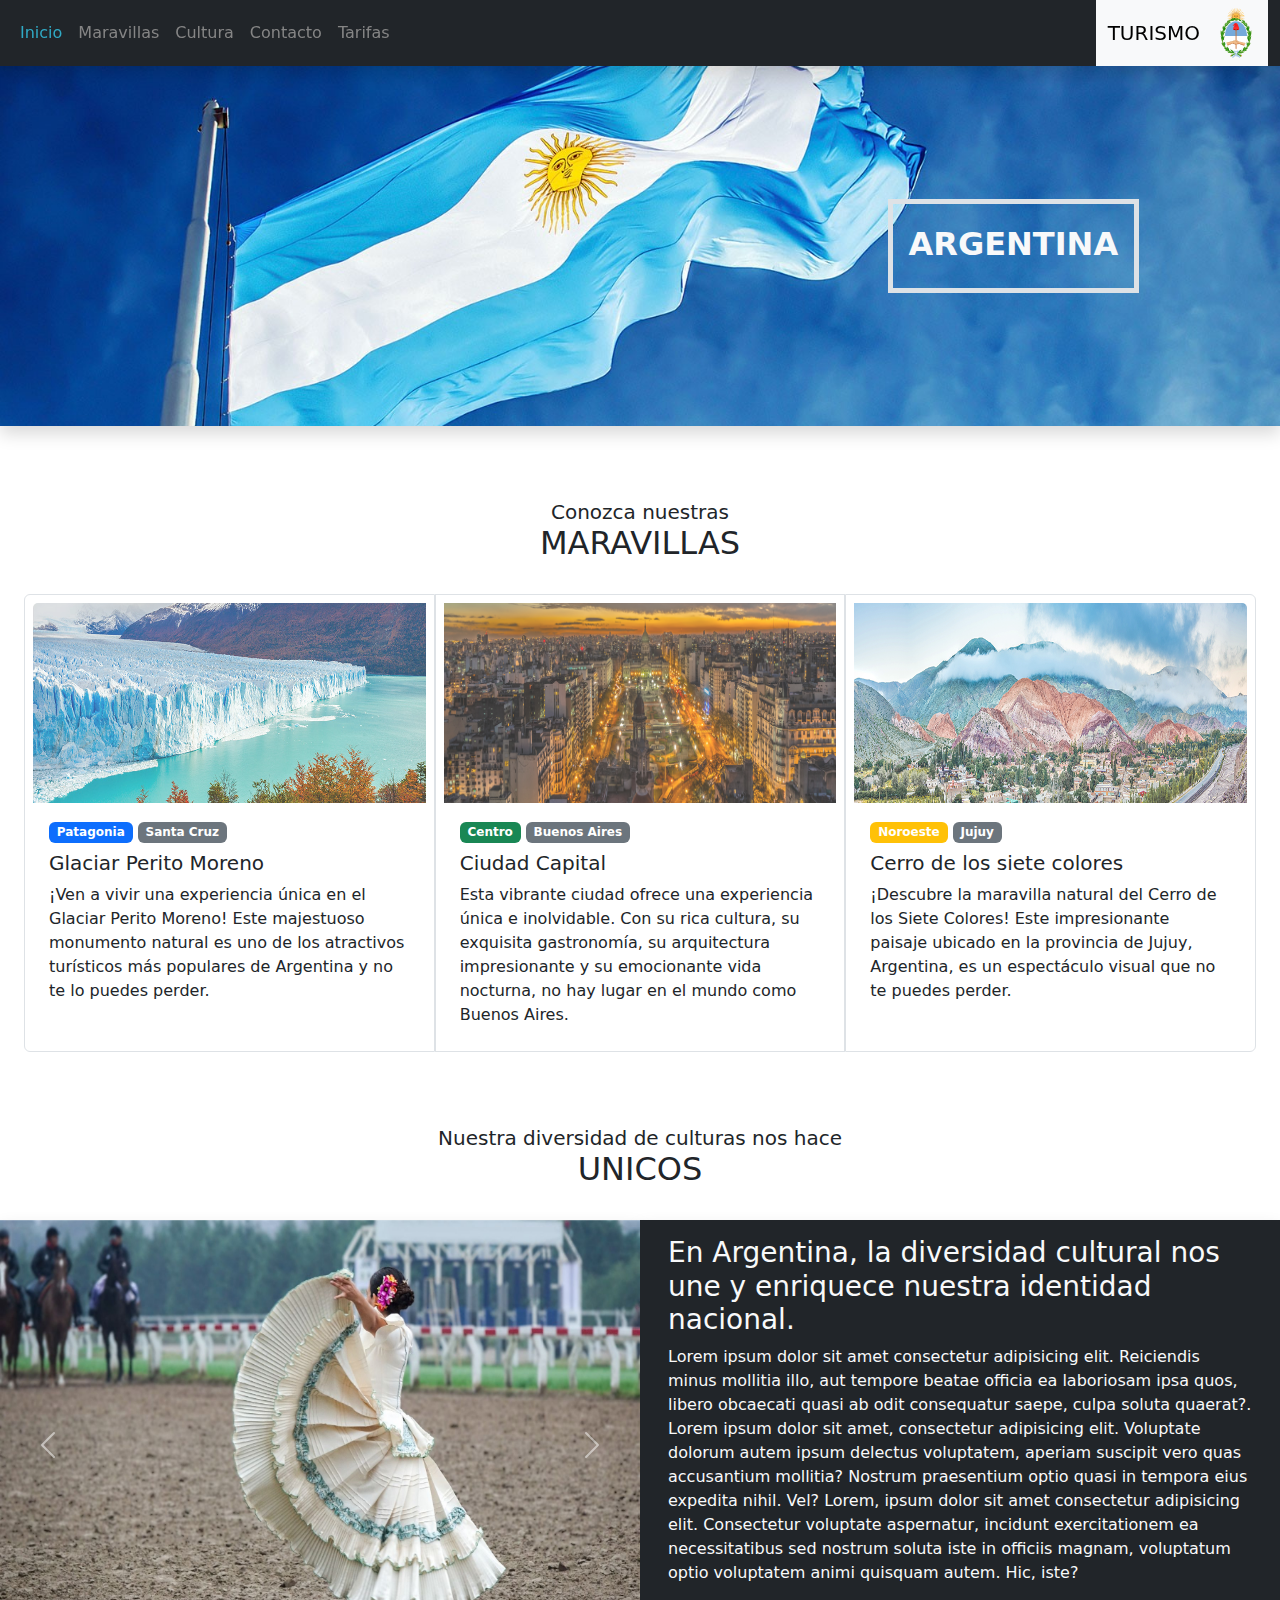
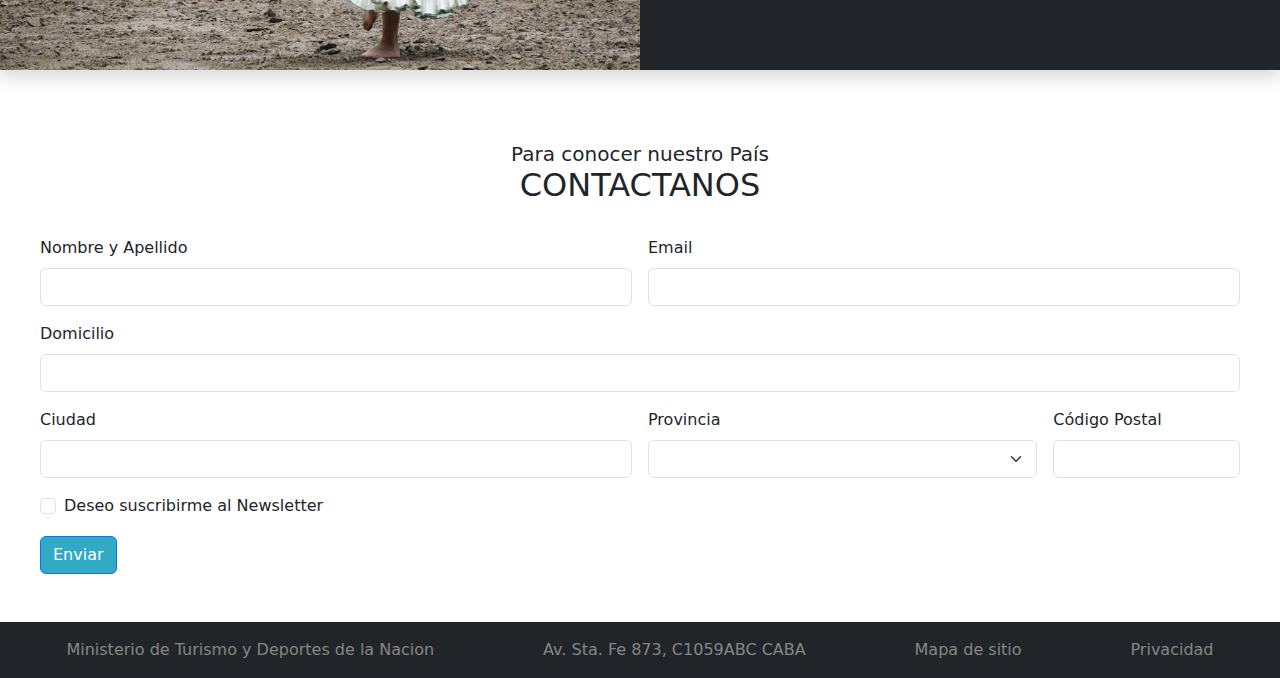
<file: index.html>
<!DOCTYPE html>
<html lang="en">

<head>
    <meta charset="UTF-8">
    <meta http-equiv="X-UA-Compatible" content="IE=edge">
    <meta name="viewport" content="width=device-width, initial-scale=1.0">
    <link rel="stylesheet" href="https://cdnjs.cloudflare.com/ajax/libs/twitter-bootstrap/5.1.3/css/bootstrap.min.css">
    <link rel="stylesheet" href="style.css">
    <title>Argentina</title>
</head>

<body>

    <!-- MENU SUPERIOR -->

    <header>
        <nav class="navbar navbar-expand-lg navbar-dark bg-dark shadow p-0 fixed-top">
            <div class="container-fluid">
                <div class="collapse navbar-collapse text-center justify-content-start" id="navbarSupportedContent">
                    <ul class="navbar-nav mb-2 mb-lg-0">
                        <li class="nav-item">
                            <a class="nav-link active" aria-current="page" href="#">Inicio</a>
                        </li>
                        <li class="nav-item">
                            <a class="nav-link" href="#zonas">Maravillas</a>
                        </li>
                        <li class="nav-item">
                            <a class="nav-link" href="#cultura">Cultura</a>
                        </li>
                        <li class="nav-item">
                            <a class="nav-link" href="#formulario">Contacto</a>
                        </li>
                        <li class="nav-item">
                            <a class="nav-link" href="./tarifas.html">Tarifas</a>
                        </li>
                    </ul>
                </div>
                <!-- LOGO MENU SUPERIOR -->
                <nav class="navbar bg-body-tertiary">
                    <div class="container-fluid">
                        <a class="navbar-brand  " href="#">
                            TURISMO
                        </a>
                        <img src="./assets/images/argentina.svg" alt="Logo" width="40" height="50"
                            class="d-inline-block align-items-center">
                    </div>
                </nav>
                <button class="navbar-toggler" type="button" data-bs-toggle="collapse"
                    data-bs-target="#navbarSupportedContent" aria-controls="navbarSupportedContent"
                    aria-expanded="false" aria-label="Toggle navigation">
                    <span class="navbar-toggler-icon"></span>
                </button>
            </div>
        </nav>
    </header>

    <main>
        <!-- BANNER ARGENTINA -->
        <section id="banner">
            <div class="position-relative banner__container--size shadow ">
                <img src="./assets/images/bandera.jpg" class="card-img-top w-100"/>
                <div class="position-absolute top-0 w-100 h-100">
                    <div class="container-fluid h-100">
                        <div class="row h-100">
                            <div
                                class="col d-flex justify-content-center align-items-center justify-content-md-start banner__img--shadow">
                            </div>
                            <div
                                class="d-flex col-md-3 .offset-md-3 justify-content-center align-items-center align-items-md-center p-0 ">
                                <div class="border border-5 p-3 pb-1">
                                    <p class="text-light text-center fs-2 fw-bold">ARGENTINA</p>
                                </div>
                            </div>
                            <div class="d-none d-md-flex col-1"></div>
                        </div>
                    </div>
                </div>
            </div>
        </section>

        <!-- SECCION DE ZONAS -->
        <section id="zonas">
            <div class="d-flex flex-column align-items-center my-4" id="cards">
                <h5 class="mb-0">Conozca nuestras</h5>
                <h2 class="text-uppercase">maravillas</h2>
            </div>
            <!-- IMAGENES -->
            <div class="card-group mx-4">
                <div class="card p-2 border ">
                    <img src="./assets/images/argentina_landing.jpg" class=" hover-zoom card-img-top object-cover img"
                        height="200" alt="card-group-image">
                    <div class="card-body">
                        <span class="badge bg-primary  mb-2">Patagonia</span>
                        <span class="badge bg-secondary">Santa Cruz</span>
                        <h5 class="card-title">Glaciar Perito Moreno</h5>
                        <p class="card-text">¡Ven a vivir una experiencia única en el Glaciar Perito Moreno! Este
                            majestuoso monumento
                            natural es uno de los atractivos turísticos más populares de Argentina y no te lo puedes
                            perder.
                        </p>
                    </div>

                </div>
                <div class="card  p-2 border">
                    <img src="./assets/images/Congreso_de_la_Nación_Argentina_05_(banner_esVoy).jpg"
                        class="card-img-top object-cover img" height="200" alt="card-group-image">
                    <div class="card-body">
                        <span class="badge bg-success mb-2">Centro</span>
                        <span class="badge bg-secondary">Buenos Aires</span>
                        <h5 class="card-title">Ciudad Capital</h5>
                        <p class="card-text">Esta vibrante ciudad ofrece una experiencia
                            única e inolvidable. Con su rica cultura, su exquisita gastronomía, su arquitectura
                            impresionante y
                            su emocionante vida nocturna, no hay lugar en el mundo como Buenos Aires.</p>
                    </div>

                </div>
                <div class="card p-2 border">
                    <img src="./assets/images/banner_argentina.jpg" class="card-img-top object-cover img" height="200"
                        alt="card-group-image">
                    <div class="card-body">
                        <span class="badge bg-warning mb-2">Noroeste</span>
                        <span class="badge bg-secondary">Jujuy</span>
                        <h5 class="card-title">Cerro de los siete colores</h5>
                        <p class="card-text">¡Descubre la maravilla natural del Cerro de los Siete Colores! Este
                            impresionante
                            paisaje ubicado en la provincia de Jujuy, Argentina, es un espectáculo visual que no te
                            puedes perder.</p>
                    </div>

                </div>
            </div>
        </section>

        <!-- CAROUSEL DE EVENTOS -->
        <!--<section id="eventos">
                            <div class="d-flex flex-column align-items-center my-4" id="cards">
                                <h5 class="mb-0">Nuestra diversidad de culturas nos hace</h5>
                                <h2 class="text-uppercase">unicos</h2>
                            </div>
                            <div id="carouselExampleCaptions" class="carousel slide">
                                <div class="carousel-indicators">
                                    <button type="button" data-bs-target="#carouselExampleCaptions" data-bs-slide-to="0" class="active" aria-current="true" aria-label="Slide 1"></button>
                                    <button type="button" data-bs-target="#carouselExampleCaptions" data-bs-slide-to="1" aria-label="Slide 2"></button>
                                    <button type="button" data-bs-target="#carouselExampleCaptions" data-bs-slide-to="2" aria-label="Slide 3"></button>
                                    <button type="button" data-bs-target="#carouselExampleCaptions" data-bs-slide-to="3" aria-label="Slide 4"></button>
                                    <button type="button" data-bs-target="#carouselExampleCaptions" data-bs-slide-to="4" aria-label="Slide 5"></button>
                                    <button type="button" data-bs-target="#carouselExampleCaptions" data-bs-slide-to="5" aria-label="Slide 6"></button>
            
            
                                </div>
                                <div class="carousel-inner">
                                    <div class="carousel-item active p-2">
                                        <img src="/assets/images/cultura-de-Argentina.jpg" height="500" class=" d-block w-100" alt="0">
                                        <div class="carousel-caption d-none d-md-block">
                                            <h5>Glaciar Perito Moreno</h5>
                                            <p>Explorá El Calafate y conocé sus curiosidades y características más típicas</p>
                                        </div>
                                    </div>
                                    <div class="carousel-item">
                                        <img src="/assets/images/cultura.jpg" height="500" class="d-block w-100 object-cover cover" alt="1">
                                        <div class="carousel-caption d-none d-md-block">
                                            <h5>Cerro de los Siete Colores</h5>
                                            <p>Colores pardos, marrones y morados: Compuesto por plomo y margos arnidosos, ricos en carbonato de calcio.</p>
                                        </div>
                                    </div>
                                    <div class="carousel-item">
                                        <img src="/assets/images/cultura_baires.jpg" height="500" class="d-block w-100 object-cover cover" alt="2">
                                        <div class="carousel-caption d-none d-md-block">
                                            <h5>Ciudad de Buenos Aires</h5>
                                            <p>Buenos Aires es la gran capital cosmopolita de Argentina.</p>
                                        </div>
                                    </div>
                                    <div class="carousel-item">
                                        <img src="/assets/images/mes_pachamama.jpg" height="500" class="d-block w-100 object-cover cover" alt="4">
                                        <div class="carousel-caption d-none d-md-block">
                                            <h5>Ciudad de Buenos Aires</h5>
                                            <p>Buenos Aires es la gran capital cosmopolita de Argentina.</p>
                                        </div>
                                    </div>
                                </div>
                                <button class="carousel-control-prev" type="button" data-bs-target="#carouselExampleCaptions" data-bs-slide="prev">
                                    <span class="carousel-control-prev-icon" aria-hidden="true"></span>
                                    <span class="visually-hidden">Previous</span>
                                </button>
                                <button class="carousel-control-next" type="button" data-bs-target="#carouselExampleCaptions" data-bs-slide="next">
                                    <span class="carousel-control-next-icon" aria-hidden="true"></span>
                                    <span class="visually-hidden">Next</span>
                                </button>
                            </div>
                        </section>-->   
        <section id="cultura">
            <div class="d-flex flex-column align-items-center my-4" id="cards">
                <h5 class="mb-0">Nuestra diversidad de culturas nos hace</h5>
                <h2 class="text-uppercase">unicos</h2>
            </div>
            <div class="container-fluid pr-0 mt-4">
                <div class="row">
                    <div class="col-md-6 p-0 shadow">
                        <div id="carouselExampleSlidesOnly" class="carousel slide" data-bs-ride="carousel">
                            <div class="carousel-inner">
                                <div class="carousel-item active">
                                    <img src="./assets/images/cultura-de-Argentina.jpg" class="d-block w-100" height="450px"
                                        alt="Fiestas populares">
                                </div>
                                <div class="carousel-item">
                                    <img src="./assets/images/cultura_baires.jpg" class="d-block w-100" height="450px"
                                        alt="Caminito">
                                </div>
                                <div class="carousel-item">
                                    <img src="./assets/images/mes_pachamama.jpg" class="d-block w-100" height="450px"
                                        alt="Fiesta de la pachamama">
                                </div>
                                <div class="carousel-item">
                                    <img src="./assets/images/cultura.jpg" class="d-block w-100" height="450px"
                                        alt="Fiestas populares">
                                </div>
                                <div class="carousel-item">
                                    <img src="./assets/images/cultura_patag.jpg" class="d-block w-100" height="450px"
                                        alt="Patagonia">
                                </div>
                            </div>
                            <button class="carousel-control-prev" type="button"
                                data-bs-target="#carouselExampleSlidesOnly" data-bs-slide="prev">
                                <span class="carousel-control-prev-icon" aria-hidden="true"></span>
                                <span class="visually-hidden">Previous</span>
                            </button>
                            <button class="carousel-control-next" type="button"
                                data-bs-target="#carouselExampleSlidesOnly" data-bs-slide="next">
                                <span class="carousel-control-next-icon" aria-hidden="true"></span>
                                <span class="visually-hidden">Next</span>
                            </button>
                        </div>
                    </div>
                    <div class="col-md-6 bg-dark shadow text-light">
                        <div class="p-3">
                            <h3>En Argentina, la diversidad cultural nos une y enriquece nuestra identidad nacional.
                            </h3>
                            <p>Lorem ipsum dolor sit amet consectetur adipisicing elit. Reiciendis minus mollitia illo,
                                aut tempore beatae officia ea
                                laboriosam ipsa quos, libero obcaecati quasi ab odit
                                consequatur saepe, culpa soluta quaerat?. Lorem ipsum dolor sit amet, consectetur
                                adipisicing elit. Voluptate dolorum
                                autem ipsum delectus voluptatem, aperiam suscipit vero quas accusantium mollitia?
                                Nostrum praesentium optio quasi in
                                tempora eius expedita nihil. Vel? Lorem, ipsum dolor sit amet consectetur adipisicing
                                elit. Consectetur voluptate aspernatur,
                                incidunt exercitationem ea necessitatibus sed nostrum soluta iste in officiis magnam,
                                voluptatum optio voluptatem animi quisquam autem. Hic, iste?</p>
        </section>

        <!-- FORMULARIO -->
        <section id="formulario">
            <div class="row text-dark mx-4 my-4 py-4 rounded">

                <div class="d-flex flex-column align-items-center my-4 mb-2">
                    <h5 class="mb-0">Para conocer nuestro País</h5>
                    <h2 class="text-uppercase">contactanos</h2>
                </div>

                <form class="row g-3 m-0">
                    <div class="col-md-6">
                        <label class="form-label">Nombre y Apellido</label>
                        <input type="text" class="form-control" id="inputName">
                    </div>
                    <div class="col-md-6">
                        <label for="inputEmail4" class="form-label">Email</label>
                        <input type="email" class="form-control" id="inputEmail4">
                    </div>

                    <div class="col-12">
                        <label for="inputAddress" class="form-label">Domicilio</label>
                        <input type="text" class="form-control" id="inputAddress">
                    </div>
                    <div class="col-md-6">
                        <label for="inputCity" class="form-label">Ciudad</label>
                        <input type="text" class="form-control" id="inputCity">
                    </div>
                    <div class="col-md-4">
                        <label for="inputState" class="form-label">Provincia</label>
                        <select id="inputState" class="form-select">
                            <option selected></option>
                            <option value="0">Buenos Aires</option>
                            <option value="1">Santa Fe</option>
                            <option value="2">Córdoba</option>
                            <option value="3">Entre Rios</option>
                            <option value="4">Mendoza</option>
                        </select>
                    </div>
                    <div class="col-md-2">
                        <label for="inputZip" class="form-label">Código Postal</label>
                        <input type="text" class="form-control" id="inputZip">
                    </div>
                    <div class="col-12">
                        <div class="form-check">
                            <input class="form-check-input" type="checkbox" id="gridCheck">
                            <label class="form-check-label" for="gridCheck">
                                Deseo suscribirme al Newsletter
                            </label>
                        </div>
                    </div>
                    <div class="col-12">
                        <button type="submit" class="btn btn-primary">Enviar</button>
                    </div>
                </form>
            </div>
        </section>
    </main>

    <!-- FOOTER -->
    <footer id="footer">
        <div class="container-fluid bg-dark py-3">
            <nav class="d-flex flex-column flex-md-row text-center justify-content-around">
                <div>Ministerio de Turismo y Deportes de la Nacion</div>
                <div>Av. Sta. Fe 873, C1059ABC CABA</div>
                <a href="#">Mapa de sitio</a>
                <a href="#">Privacidad</a>
            </nav>
        </div>

    </footer>
</body>


<!-- JavaScript de Bootstrap (requiere jQuery) -->
<script src="https://cdnjs.cloudflare.com/ajax/libs/jquery/3.6.0/jquery.min.js"></script>
<script src="https://cdnjs.cloudflare.com/ajax/libs/twitter-bootstrap/5.1.3/js/bootstrap.min.js"></script>

</html>
</file>
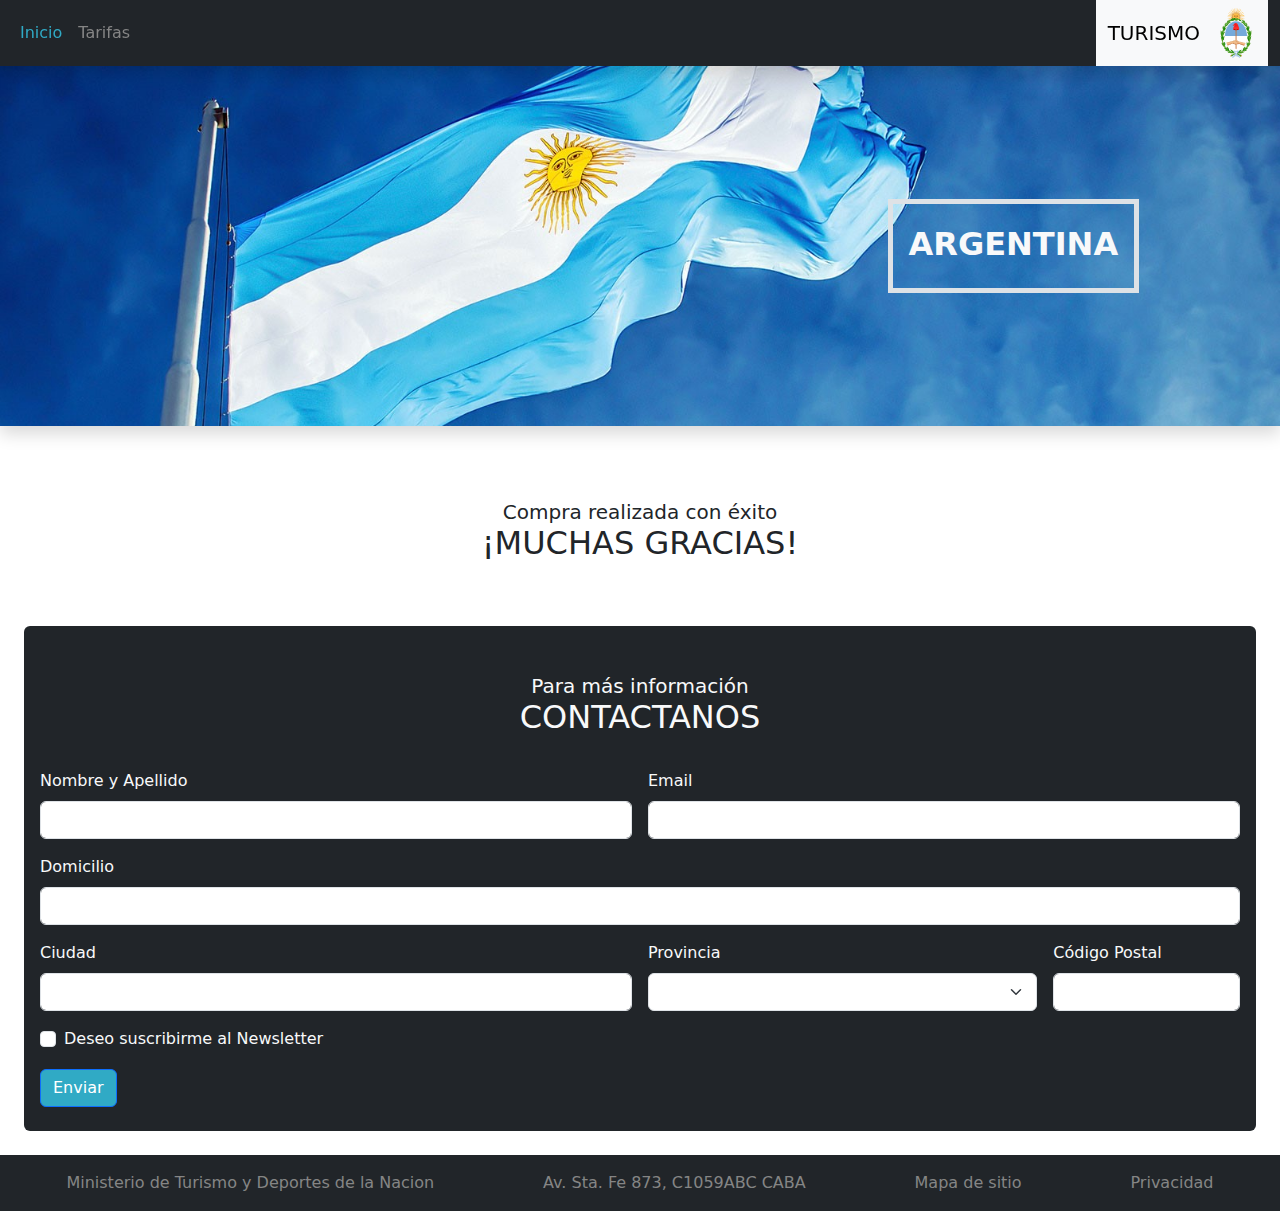
<file: exito.html>
<!DOCTYPE html>
<html lang="en">

<head>
    <meta charset="UTF-8">
    <meta http-equiv="X-UA-Compatible" content="IE=edge">
    <meta name="viewport" content="width=device-width, initial-scale=1.0">
    <link rel="stylesheet" href="https://cdnjs.cloudflare.com/ajax/libs/twitter-bootstrap/5.1.3/css/bootstrap.min.css">
    <link rel="stylesheet" href="style.css">
    <title>Compra exitosa</title>
</head>

<body>

    <!-- MENU SUPERIOR -->

    <header>
        <nav class="navbar navbar-expand-lg navbar-dark bg-dark shadow p-0 fixed-top">
            <div class="container-fluid">
                <div class="collapse navbar-collapse text-center justify-content-start" id="navbarSupportedContent">
                    <ul class="navbar-nav mb-2 mb-lg-0">
                        <li class="nav-item">
                            <a class="nav-link active" aria-current="page" href="./index.html">Inicio</a>
                        </li>

                        <li class="nav-item">
                            <a class="nav-link" href="./tarifas.html">Tarifas</a>
                        </li>
                    </ul>
                </div>
                <!-- LOGO MENU SUPERIOR -->
                <nav class="navbar bg-body-tertiary">
                    <div class="container-fluid">
                        <a class="navbar-brand  " href="#">
                            TURISMO
                        </a>
                        <img src="./assets/images/argentina.svg" alt="Logo" width="40" height="50"
                            class="d-inline-block align-items-center">
                    </div>
                </nav>
                <button class="navbar-toggler" type="button" data-bs-toggle="collapse"
                    data-bs-target="#navbarSupportedContent" aria-controls="navbarSupportedContent"
                    aria-expanded="false" aria-label="Toggle navigation">
                    <span class="navbar-toggler-icon"></span>
                </button>
            </div>
        </nav>
    </header>

    <main>
        <!-- BANNER ARGENTINA -->
        <section id="banner">
            <div class="position-relative banner__container--size shadow ">
                <img src="./assets/images/bandera.jpg" class="card-img-top w-100"/>
                <div class="position-absolute top-0 w-100 h-100">
                    <div class="container-fluid h-100">
                        <div class="row h-100">
                            <div
                                class="col d-flex justify-content-center align-items-center justify-content-md-start banner__img--shadow">
                            </div>
                            <div
                                class="d-flex col-md-3 .offset-md-3 justify-content-center align-items-center align-items-md-center p-0 ">
                                <div class="border border-5 p-3 pb-1">
                                    <p class="text-light text-center fs-2 fw-bold">ARGENTINA</p>
                                </div>
                            </div>
                            <div class="d-none d-md-flex col-1"></div>
                        </div>
                    </div>
                </div>
            </div>
        </section>
    </main>
    <section id="cultura">
        <div class="d-flex flex-column align-items-center my-4 " id="cards">
            <h5 class="mb-0">Compra realizada con éxito</h5>
            <h2 class="text-uppercase">¡muchas gracias!</h2>
          
        </div>
        
    </section>

     <!-- FORMULARIO -->
     <section id="formulario" class="pt-2">
        <div class="row text-light mx-4 my-4 py-4 rounded bg-dark">

            <div class="d-flex flex-column align-items-center my-4 mb-2">
                <h5 class="mb-0">Para más información</h5>
                <h2 class="text-uppercase">contactanos</h2>
            </div>

            <form class="row g-3 m-0">
                <div class="col-md-6">
                    <label class="form-label">Nombre y Apellido</label>
                    <input type="text" class="form-control" id="inputName">
                </div>
                <div class="col-md-6">
                    <label for="inputEmail4" class="form-label">Email</label>
                    <input type="email" class="form-control" id="inputEmail4">
                </div>

                <div class="col-12">
                    <label for="inputAddress" class="form-label">Domicilio</label>
                    <input type="text" class="form-control" id="inputAddress">
                </div>
                <div class="col-md-6">
                    <label for="inputCity" class="form-label">Ciudad</label>
                    <input type="text" class="form-control" id="inputCity">
                </div>
                <div class="col-md-4">
                    <label for="inputState" class="form-label">Provincia</label>
                    <select id="inputState" class="form-select">
                        <option selected></option>
                        <option value="0">Buenos Aires</option>
                        <option value="1">Santa Fe</option>
                        <option value="2">Córdoba</option>
                        <option value="3">Entre Rios</option>
                        <option value="4">Mendoza</option>
                    </select>
                </div>
                <div class="col-md-2">
                    <label for="inputZip" class="form-label">Código Postal</label>
                    <input type="text" class="form-control" id="inputZip">
                </div>
                <div class="col-12">
                    <div class="form-check">
                        <input class="form-check-input" type="checkbox" id="gridCheck">
                        <label class="form-check-label" for="gridCheck">
                            Deseo suscribirme al Newsletter
                        </label>
                    </div>
                </div>
                <div class="col-12">
                    <button type="submit" class="btn btn-primary">Enviar</button>
                </div>
            </form>
        </div>
    </section>
</main>
    <!-- FOOTER -->
    <footer id="footer">
        <div class="container-fluid bg-dark py-3">
            <nav class="d-flex flex-column flex-md-row text-center justify-content-around">
                <div>Ministerio de Turismo y Deportes de la Nacion</div>
                <div>Av. Sta. Fe 873, C1059ABC CABA</div>
                <a href="#">Mapa de sitio</a>
                <a href="#">Privacidad</a>
            </nav>
        </div>

    </footer>
</body>



<!-- JavaScript de Bootstrap (requiere jQuery) -->
<script src="https://cdnjs.cloudflare.com/ajax/libs/jquery/3.6.0/jquery.min.js"></script>
<script src="https://cdnjs.cloudflare.com/ajax/libs/twitter-bootstrap/5.1.3/js/bootstrap.min.js"></script>

</html>
</file>
<file: style.css>
#zonas {
    padding-top: 50px;
}

#cultura {
    padding-top: 50px;
}
#banner {
    margin-top: 66px;
}

.banner__container--size {
    height: 40vh;
}

#banner > div > img {
    height: 100%;
    object-fit: cover;
    
}


nav div .navbar-nav a {
    color: rgb(133, 133, 133);
}


nav div .navbar-nav a:hover {
    color: rgb(48, 170, 197) !important
}

nav div .navbar-nav .active {
    color: rgb(48, 170, 197) !important
}

nav div .navbar-nav .active:hover {
    color: rgb(255, 255, 255) !important
}



section div .card .img {
    opacity: 80%;

}
section div .card .img:hover {
    opacity: 100%;
    filter: saturate(160%);
    transition: 1s all;

}

.form-check input:checked {
    background-color: rgbrgb(48, 170, 197);
    border-color: rgbrgb(48, 170, 197);
}

form > div > button {
    background-color: rgb(48, 170, 197) !important;
}

form > div > button:hover {
    background-color: rgb(41, 139, 161) !important;
}

footer a {
    text-decoration: none !important;
    color: rgb(133, 133, 133) !important;
    transition: 0.5s all;
    -webkit-transition: 0.5s all;
    -moz-transition: 0.5s all;
    -ms-transition: 0.5s all;
    -o-transition: 0.5s all;
}

footer a:hover {
    color: rgb(48, 170, 197) !important;
    transform: scale(1.1);
    transition: 0.5s all;
    -webkit-transform: scale(1.1);
    -moz-transform: scale(1.1);
    -ms-transform: scale(1.1);
    -o-transform: scale(1.1);
    -webkit-transition: 0.5s all;
    -moz-transition: 0.5s all;
    -ms-transition: 0.5s all;
    -o-transition: 0.5s all;
}

footer > div > nav > div {
    color: rgb(133, 133, 133) !important;
}

.form-tarifa{
    display: flex;
    justify-content: center;
}

.div-tarifa {
    width: 60%;
}



card__align--center {
    display: flex;
    flex-direction: column;
    align-items: center;
    justify-content: space-around;

}

.button-tarifa {
    background-color: rgb(48, 170, 197) !important;
}
.button-tarifa:hover {
    background-color: rgb(41, 139, 161) !important;
}
</file>
